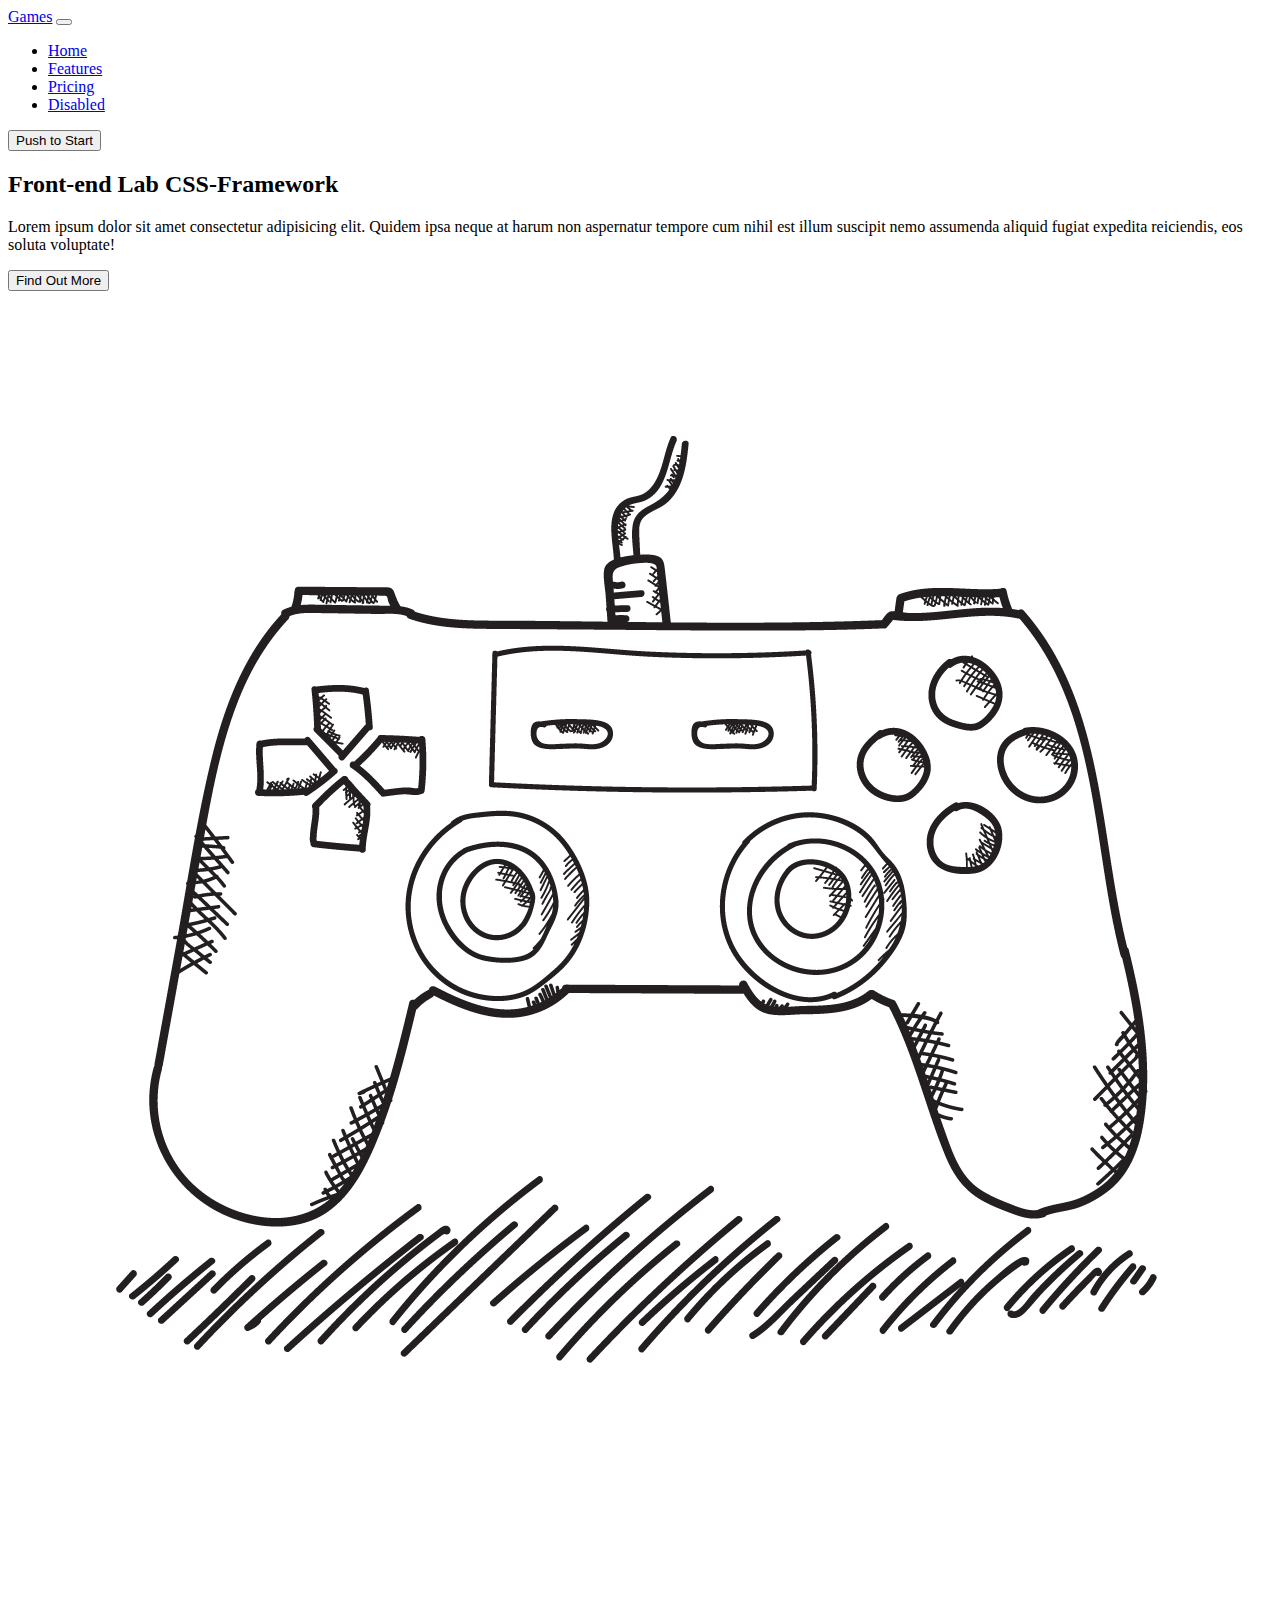
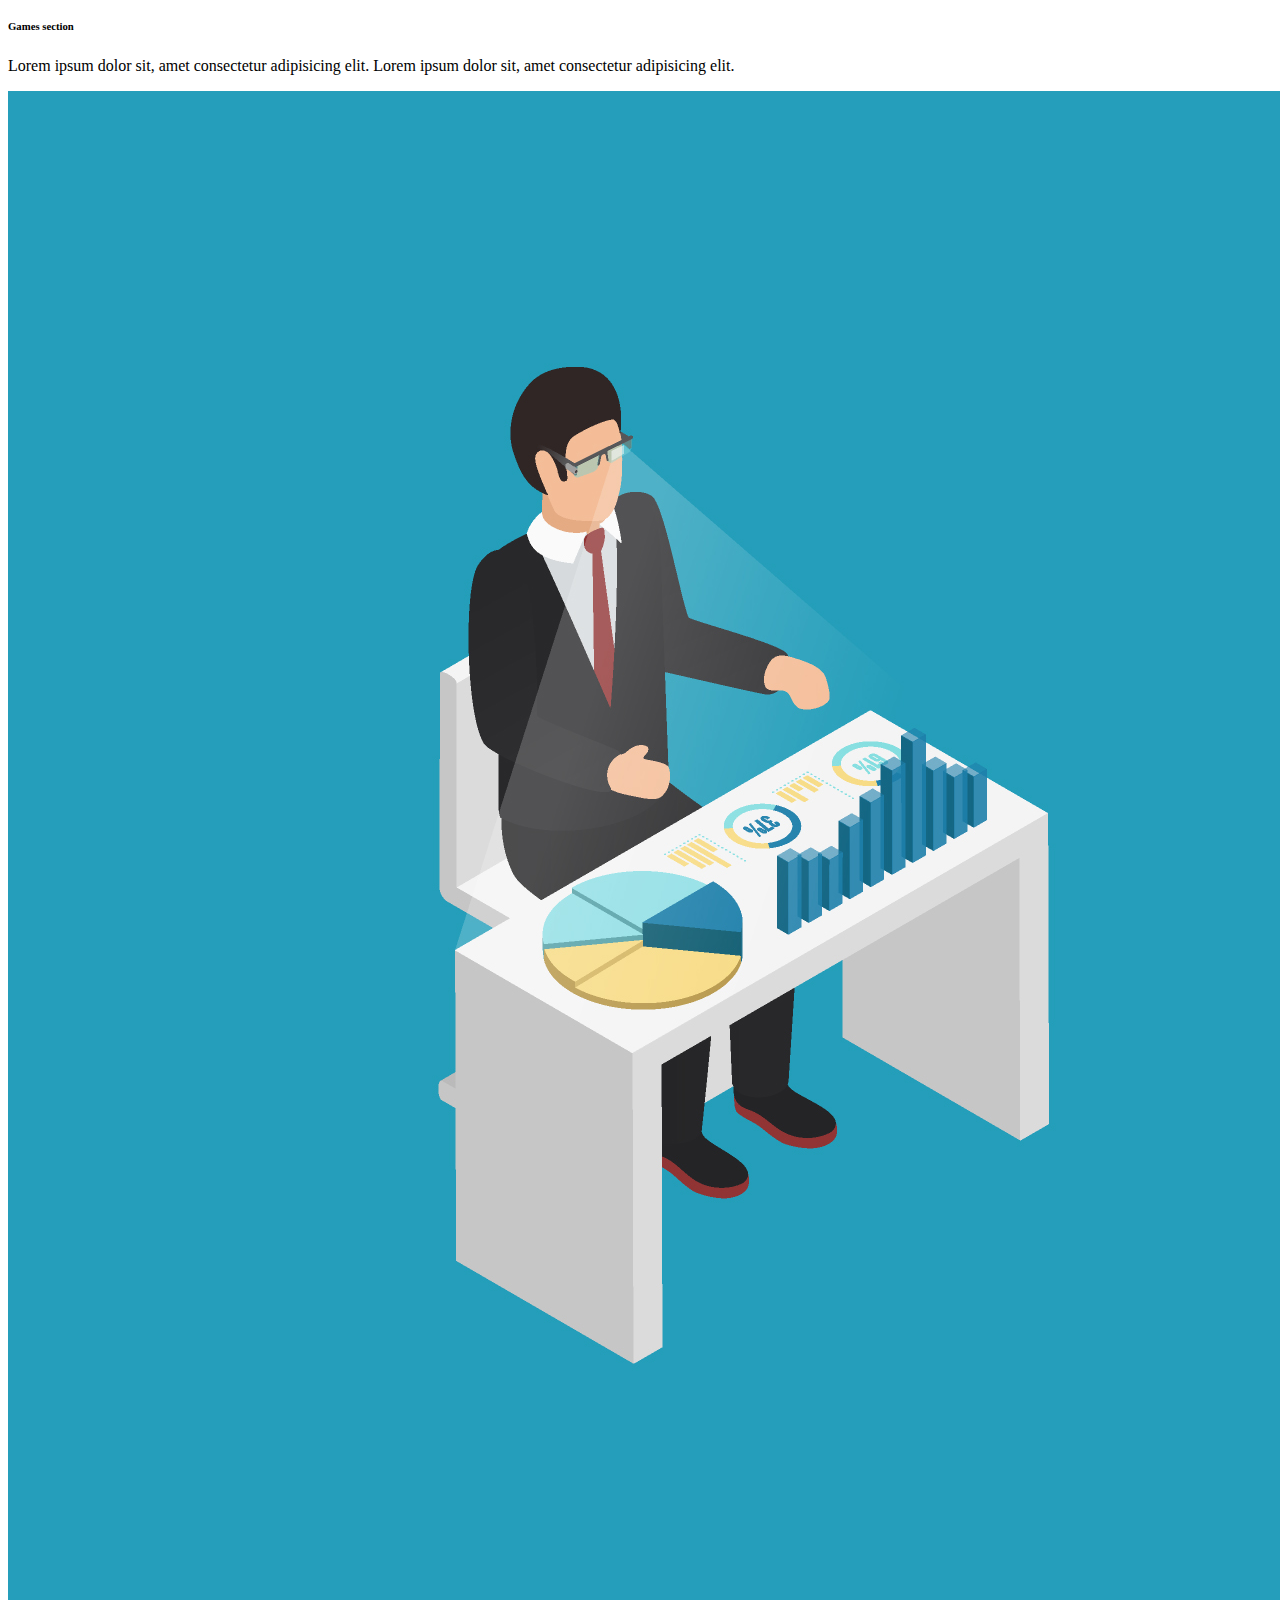
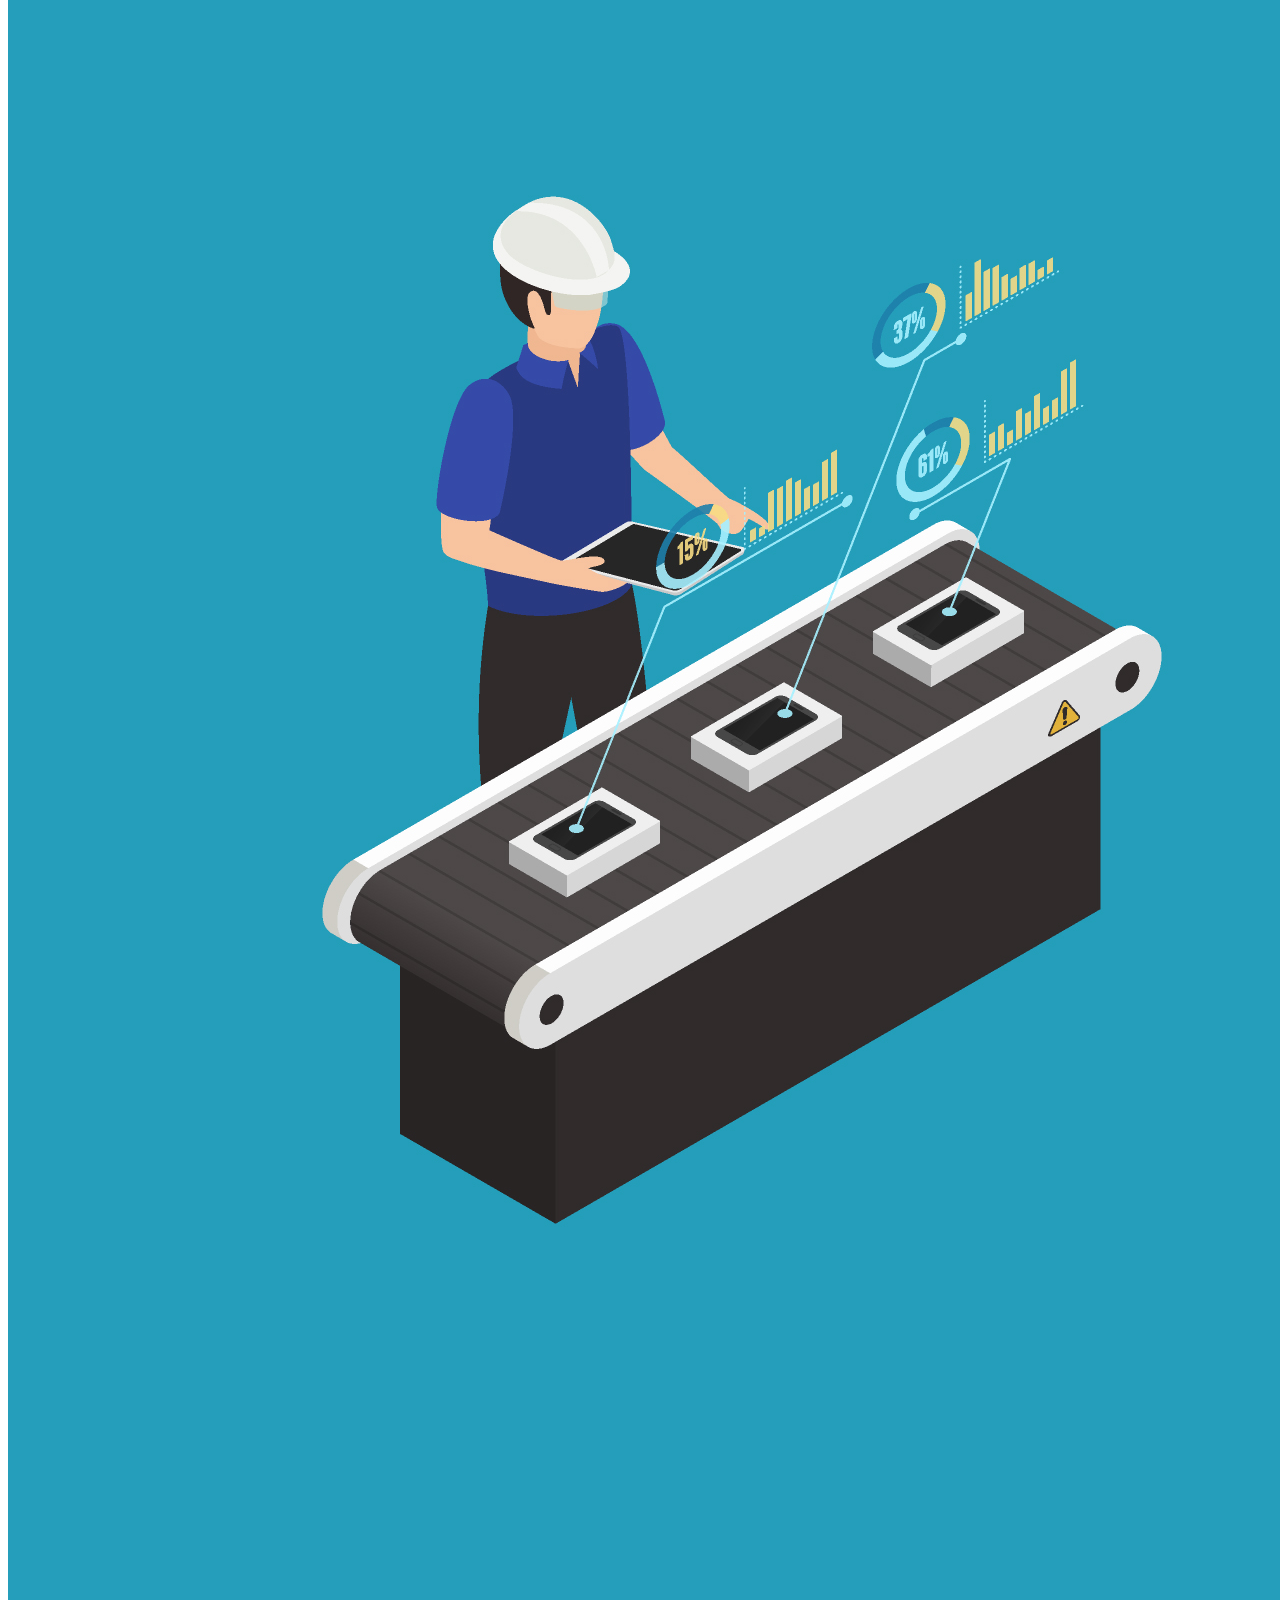
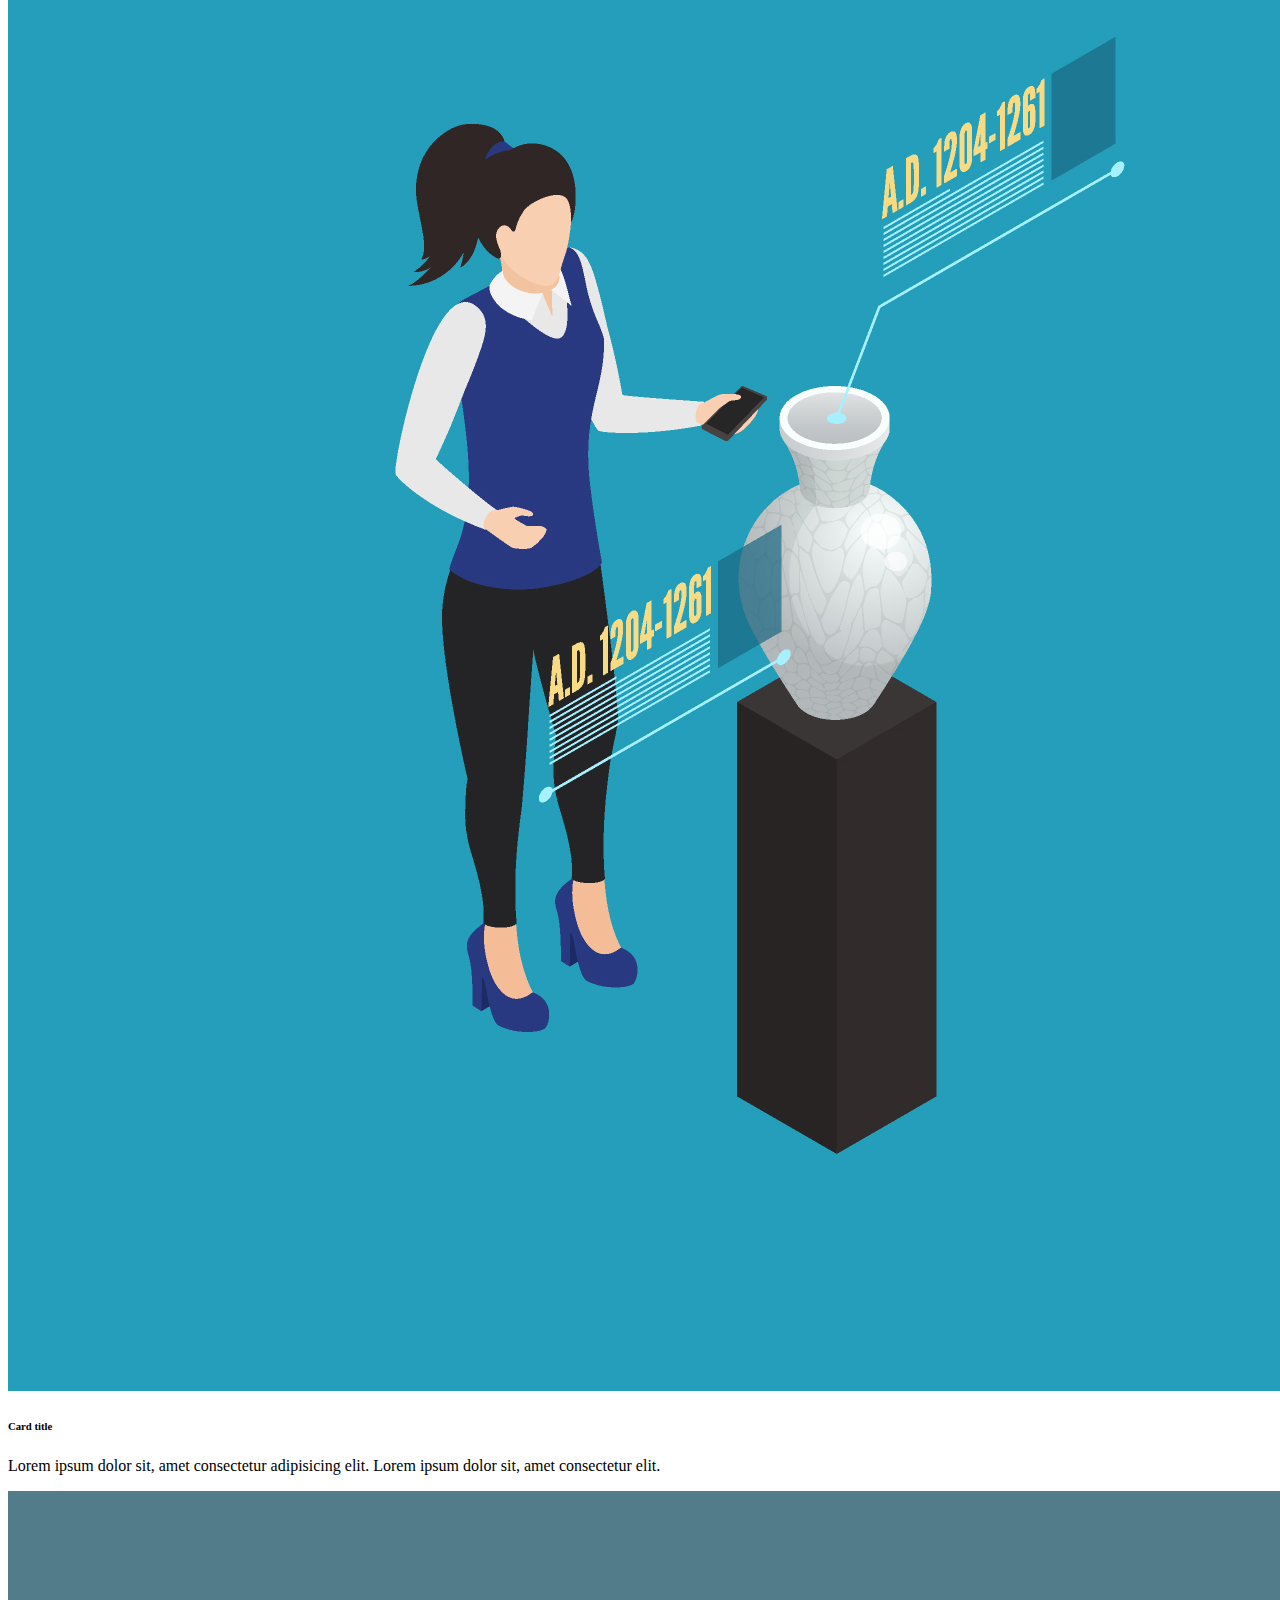
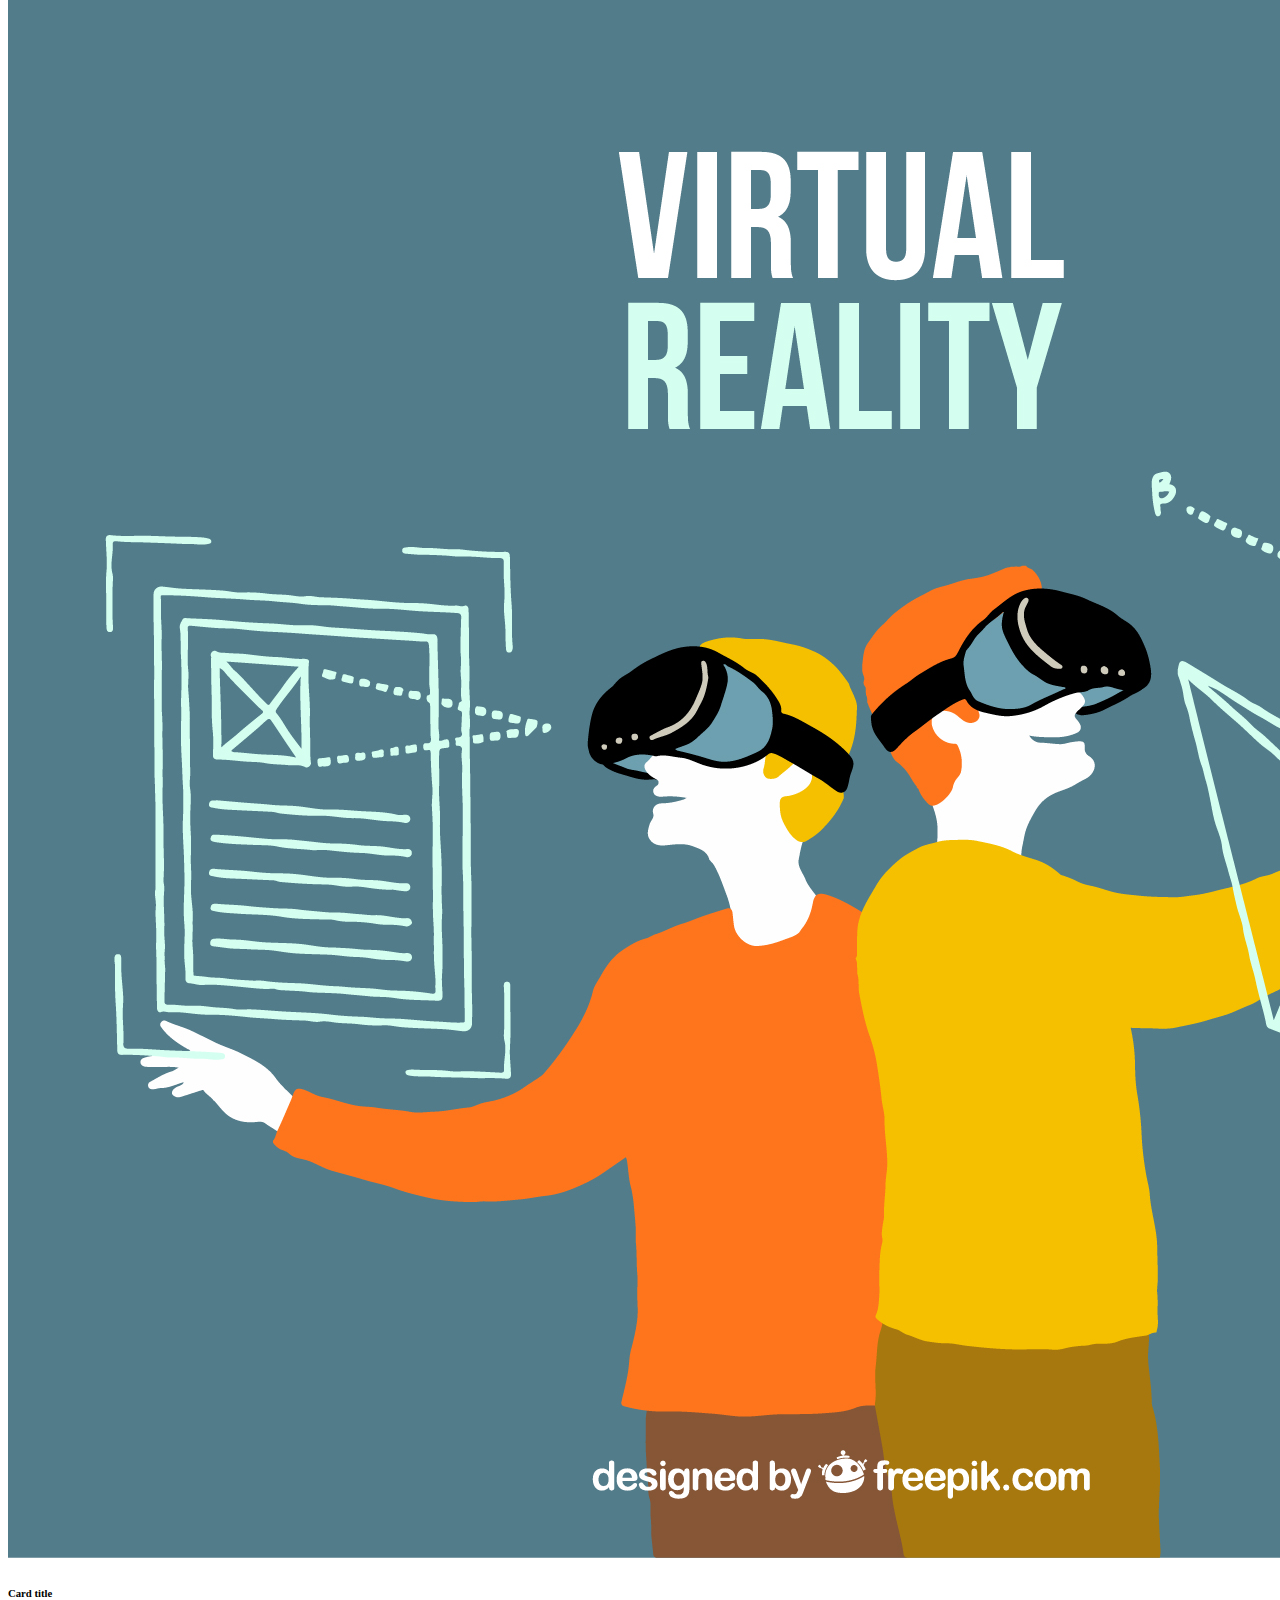
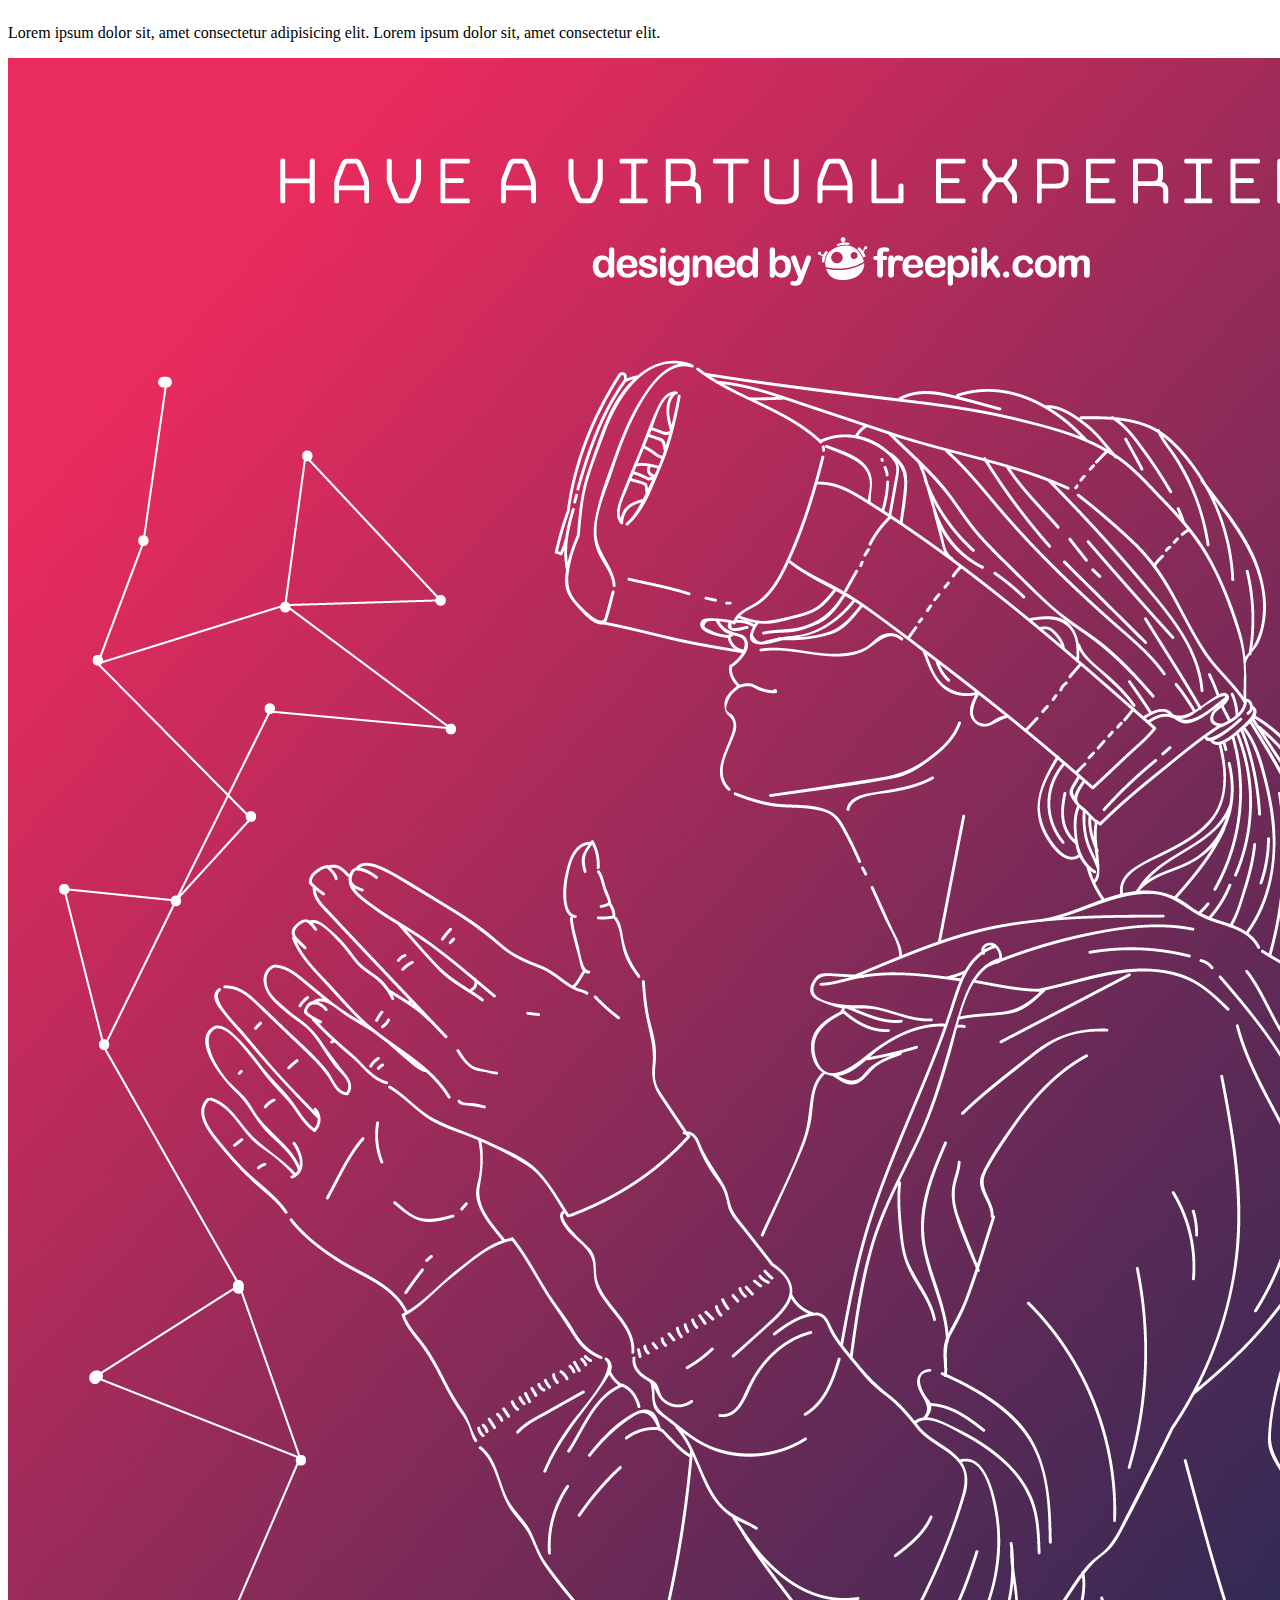
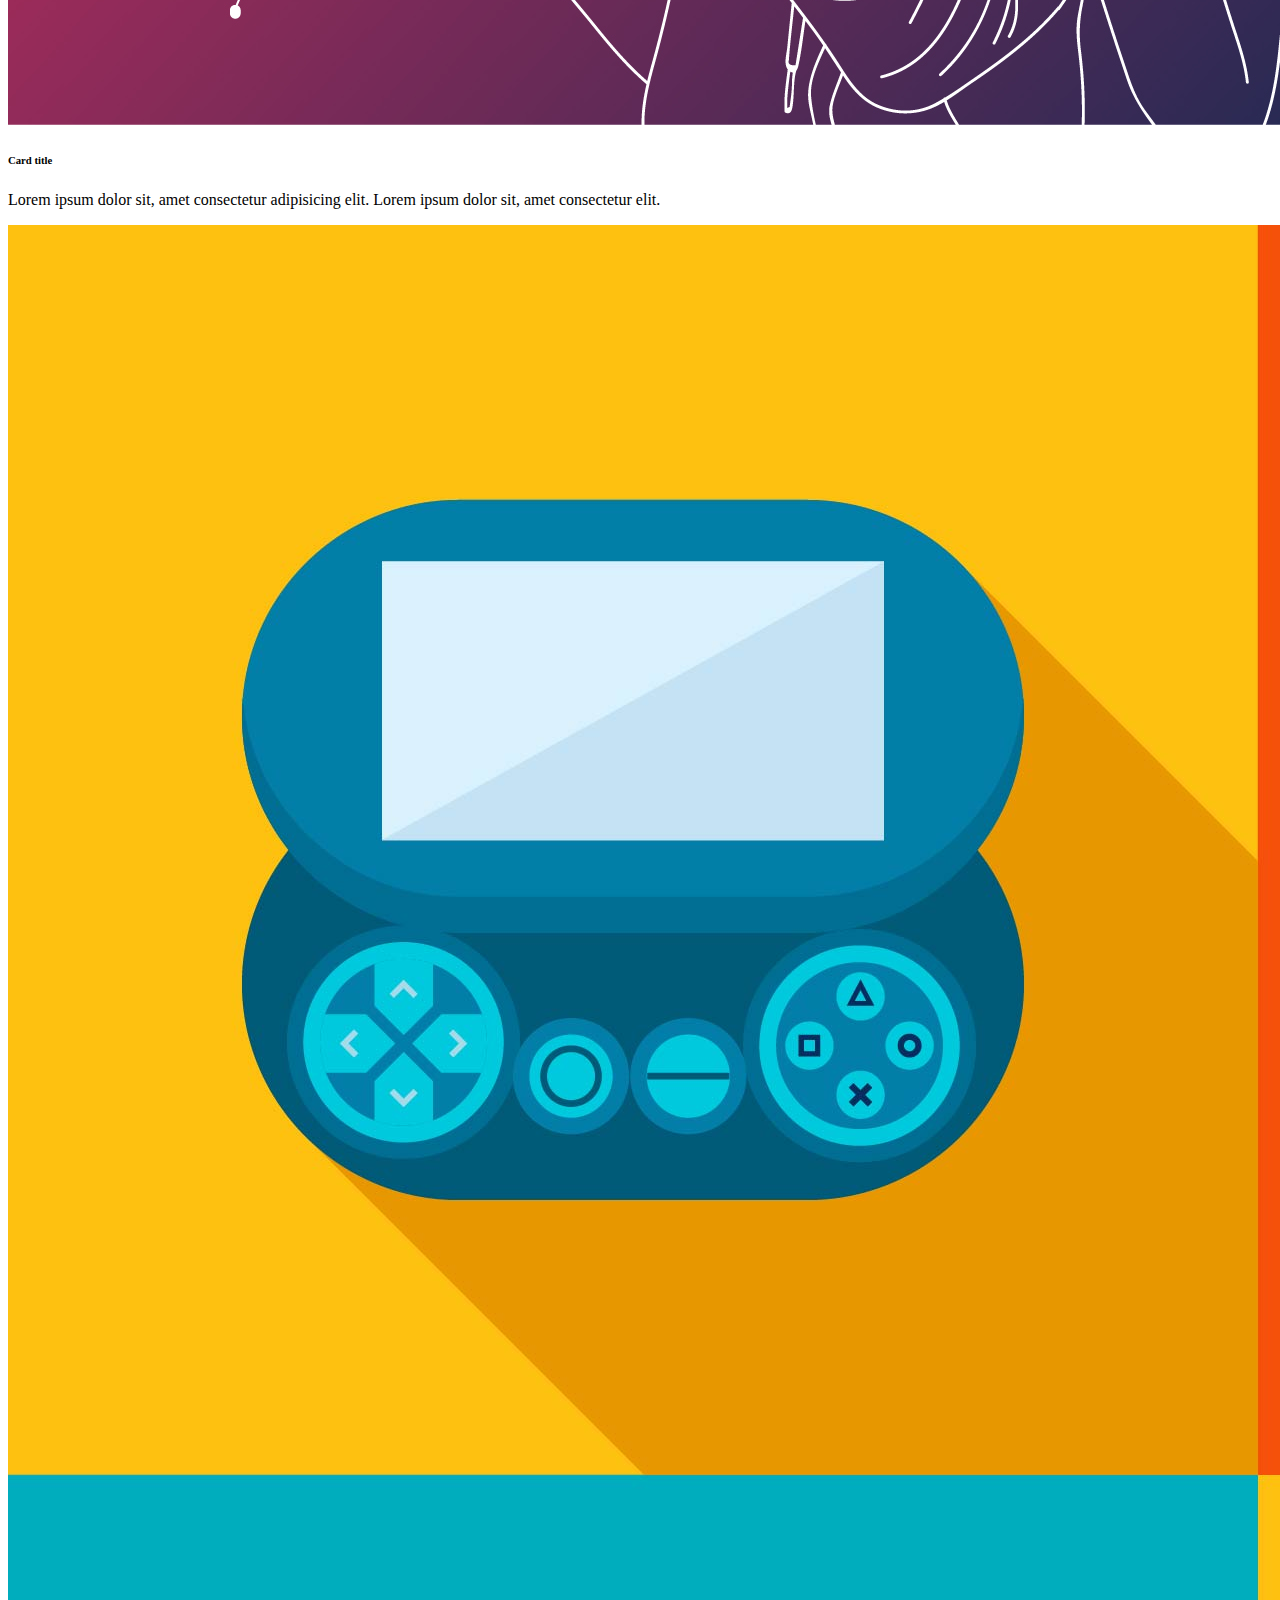
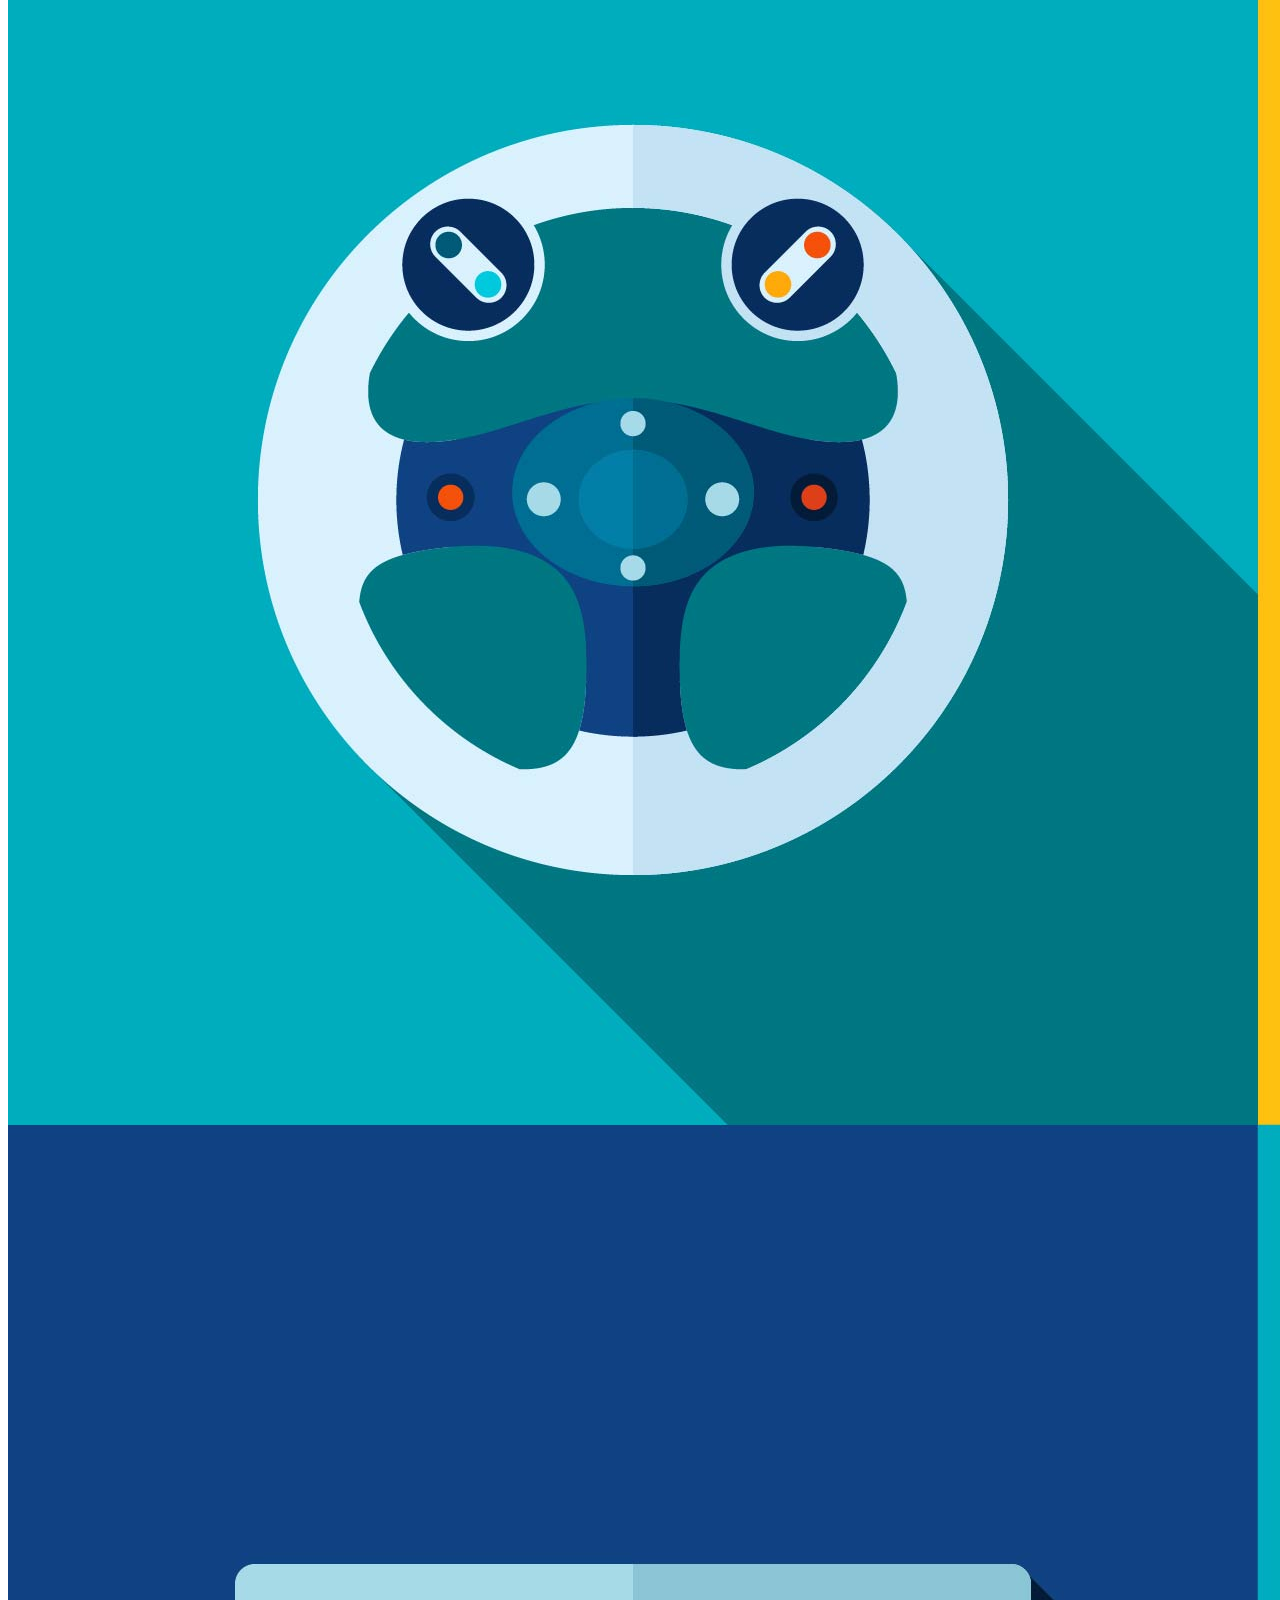
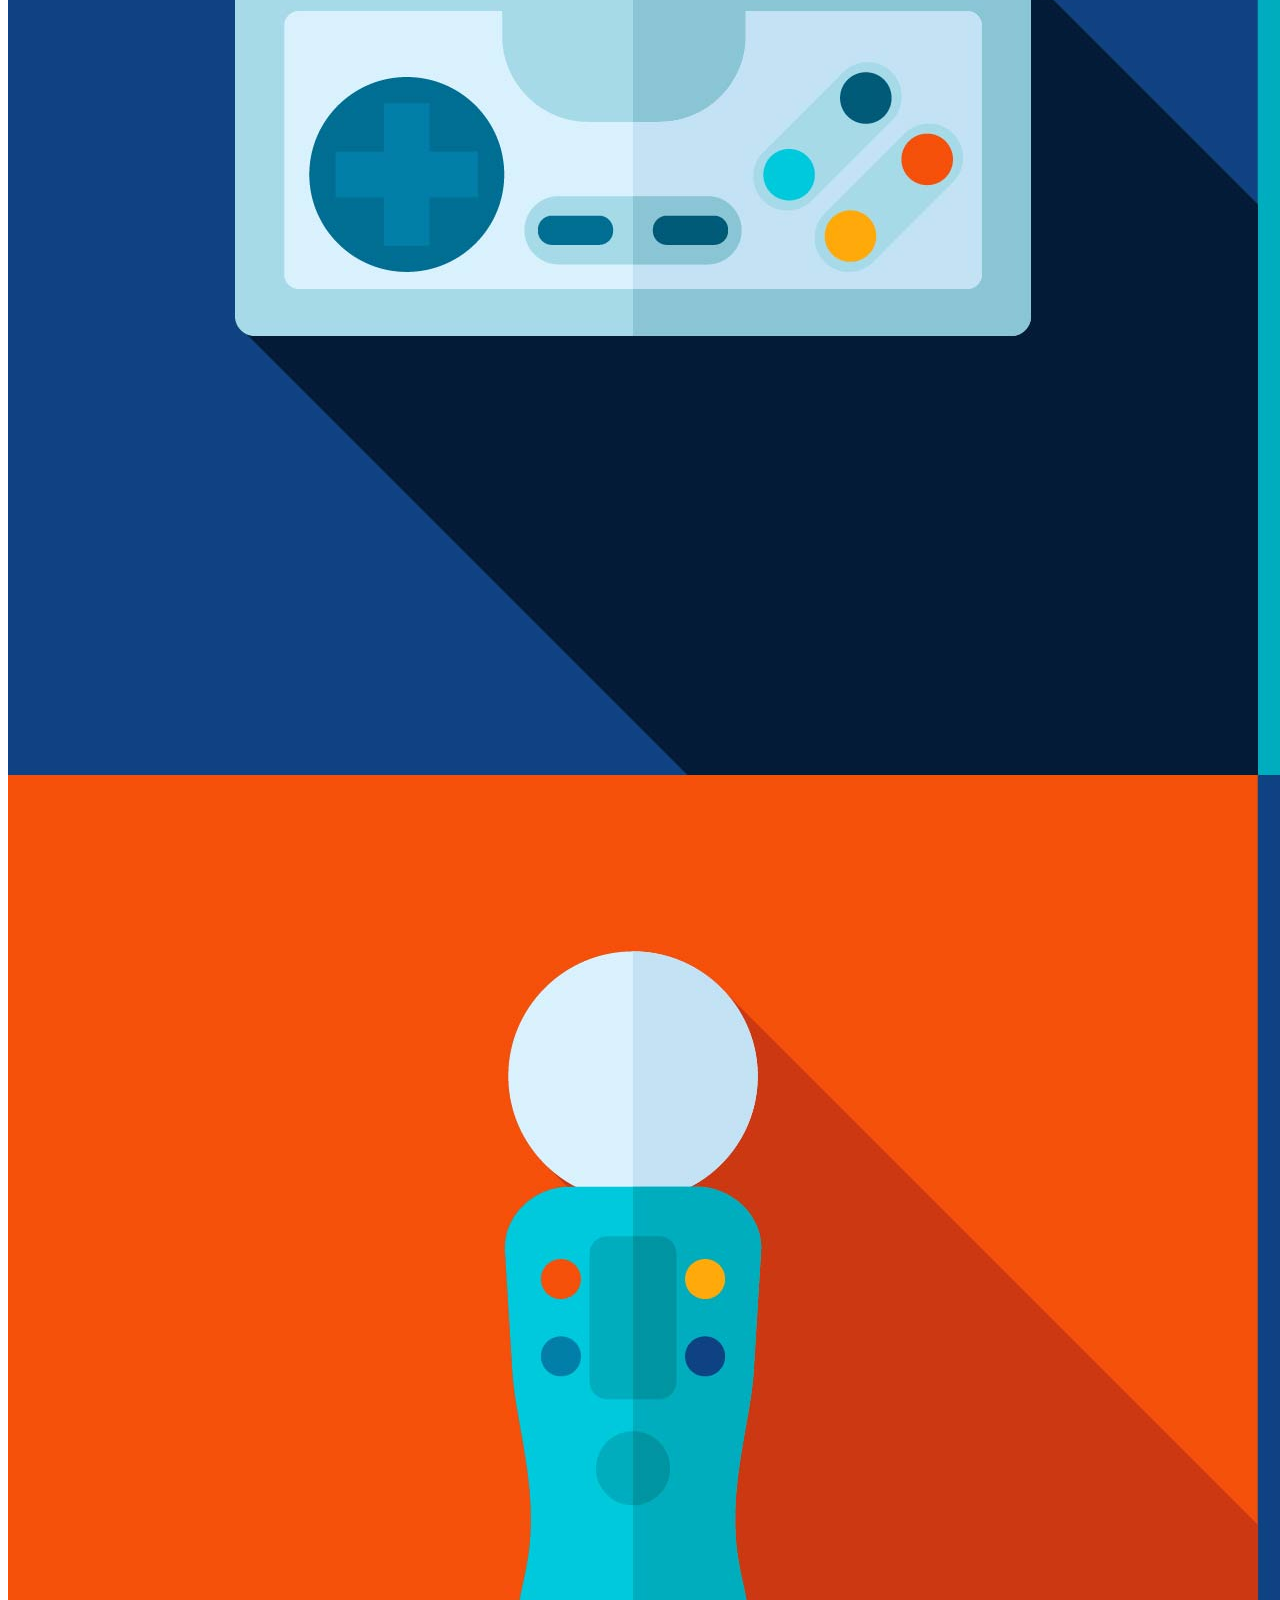
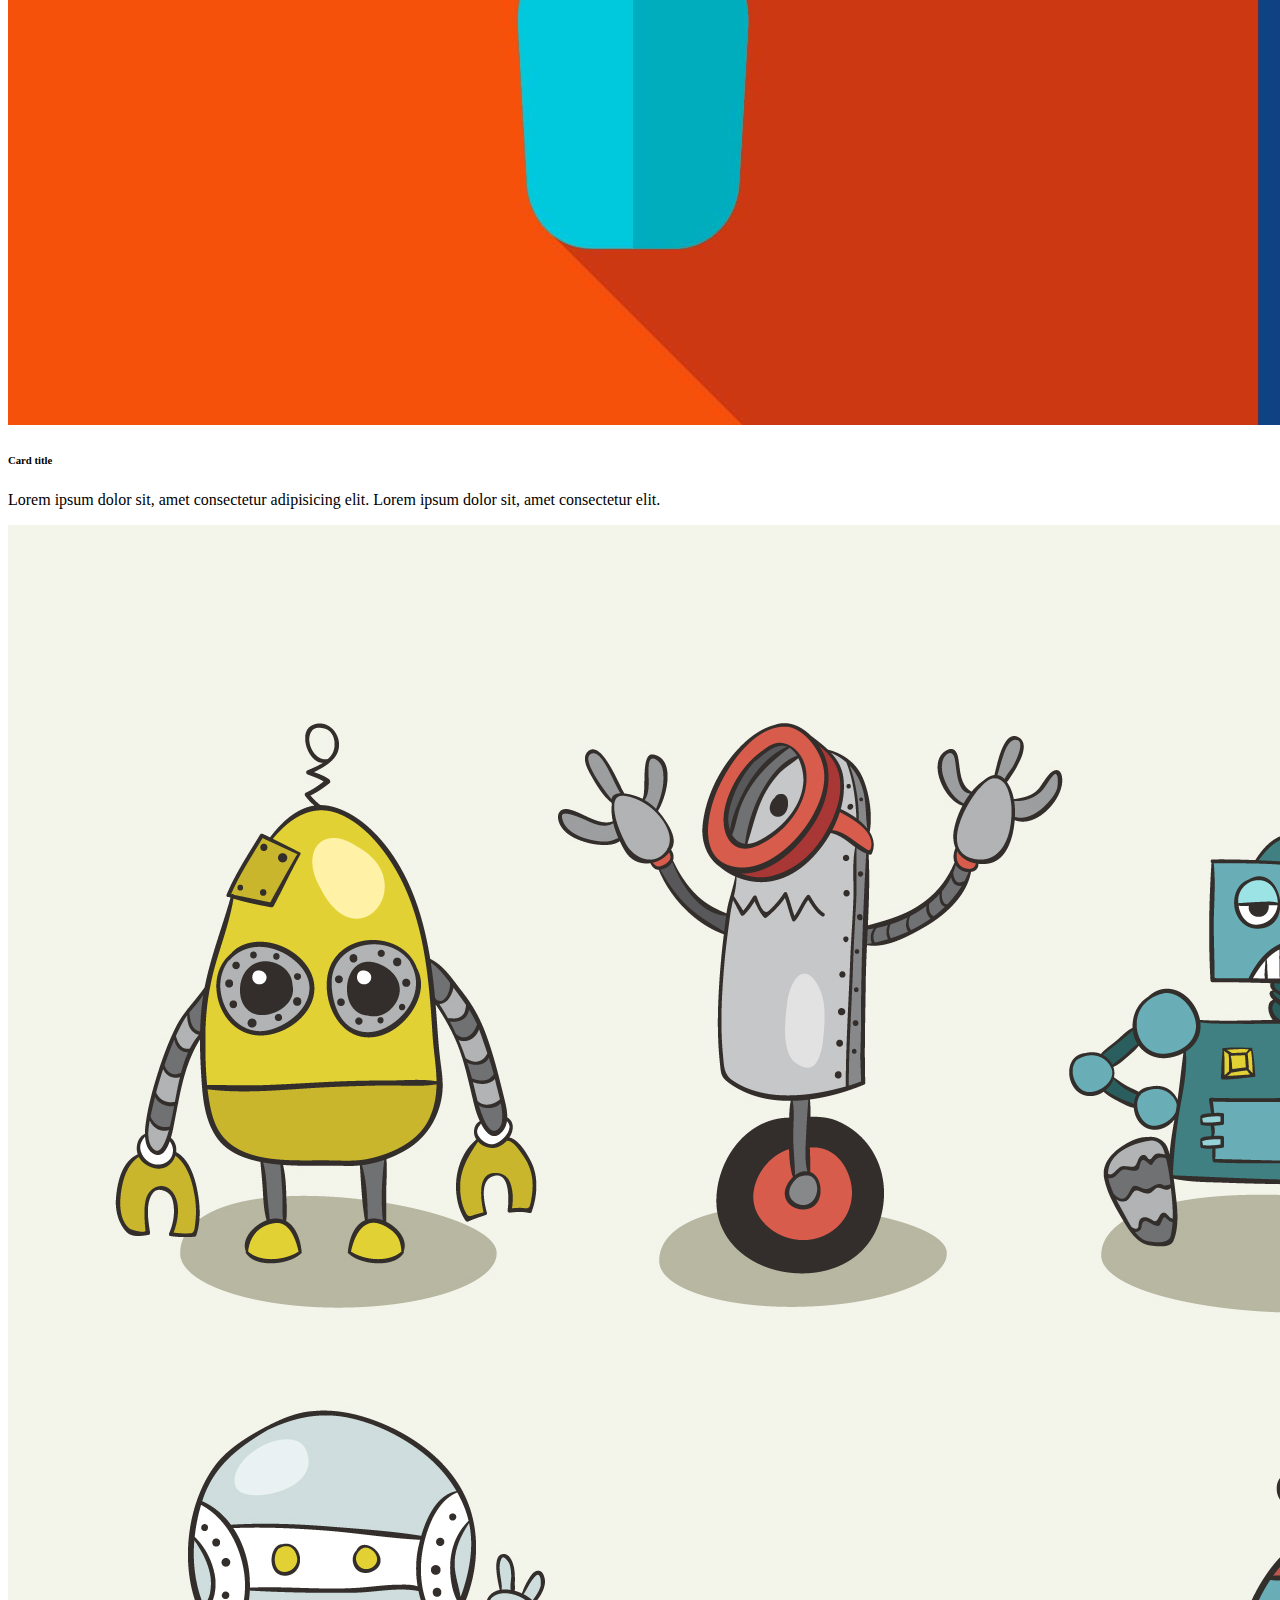
<file: Bootstrap/index.html>
<!DOCTYPE html>
<html lang="en">

<head>
  <meta charset="UTF-8">
  <meta http-equiv="X-UA-Compatible" content="IE=edge">
  <meta name="viewport" content="width=device-width, initial-scale=1.0">
  <link rel=" shortcut icon" href="https://w7.pngwing.com/pngs/199/143/png-transparent-black-controller-art-emoji-video-game-sms-game-game-multimedia-messaging-service-sticker.png">
  <title>Games</title>
  <link href="https://cdn.jsdelivr.net/npm/bootstrap@5.2.0-beta1/dist/css/bootstrap.min.css" rel="stylesheet"
    integrity="sha384-0evHe/X+R7YkIZDRvuzKMRqM+OrBnVFBL6DOitfPri4tjfHxaWutUpFmBp4vmVor" crossorigin="anonymous">
  <link rel="stylesheet" href="https://cdn.jsdelivr.net/npm/bootstrap-icons@1.8.3/font/bootstrap-icons.css">
</head>

<body class="bg-dark bg-gradient">
  <nav class="navbar navbar-expand-lg bg bg-white container">
    <div class="container-xxl px-5">
      <a class="navbar-brand fs-2" href="#">Games</a>
      <button class="navbar-toggler" type="button" data-bs-toggle="collapse" data-bs-target="#navbarSupportedContent"
        aria-controls="navbarSupportedContent" aria-expanded="false" aria-label="Toggle navigation">
        <span class="navbar-toggler-icon"></span>
      </button>
      <div class="collapse navbar-collapse me-auto" id="navbarSupportedContent">
        <ul class="navbar-nav me-auto col justify-content-center">
          <li class="nav-item">
            <a class="nav-link text-dark" href="#">Home</a>
          </li>
          <li class="nav-item">
            <a class="nav-link text-dark" href="#">Features</a>
          </li>
          <li class="nav-item">
            <a class="nav-link text-dark" href="#">Pricing</a>
          </li>
          <li class="nav-item">
            <a class="nav-link text-dark" href="#">Disabled</a>
          </li>
        </ul>
        <button type="button" class="btn btn-outline-dark">Push to Start</button>
      </div>
    </div>
  </nav>
  <div class="container bg-white">
    <div class="row align-items-center ms-5">
      <div class="col-md-6 pe-5 col-12 order-2 order-md-1 mb-3">
        <h2 class="mt-1">Front-end Lab CSS-Framework</h2>
        <p>Lorem ipsum dolor sit amet consectetur adipisicing elit. Quidem ipsa neque at harum non aspernatur tempore
          cum nihil est
          illum suscipit nemo assumenda aliquid fugiat expedita reiciendis, eos soluta voluptate!</p>
        <button type="button" class="btn btn-warning text-white">Find Out More</button>
      </div>
      <div class="col-md-6 col-12 order-1 order-md-2">
        <img src="../Bootstrap/assets/hero-5.jpg" class="img-fluid" alt="Gamepad">
      </div>
    </div>
  </div>
  <div class="container text-bg-secondary p-3 text-center px-5">
    <h6 class="fs-3 mb-3 mt-4">Games section</h6>
    <p class="ms-5 me-5">Lorem ipsum dolor sit, amet consectetur adipisicing elit. Lorem ipsum dolor sit, amet
      consectetur adipisicing elit.</p>
    <div class="row justify-content-center">
      <div class="col-md-4 col-sm-6 col-12 mb-3">
        <img src="../Bootstrap/assets/1.jpg" class="img-fluid" alt="Games  1">
        <h6 class="mt-3 mb-3">Card title</h6>
        <p class="mb-3">Lorem ipsum dolor sit, amet consectetur adipisicing elit. Lorem ipsum dolor sit, amet
          consectetur elit.</p>
      </div>
      <div class="col-md-4 col-sm-6 col-12 mb-3">
        <img src="../Bootstrap/assets/2.jpg" class="img-fluid" alt="Games  2">
        <h6 class="mt-3 mb-3">Card title</h6>
        <p class="mb-3">Lorem ipsum dolor sit, amet consectetur adipisicing elit. Lorem ipsum dolor sit, amet
          consectetur elit.</p>
      </div>
      <div class="col-md-4 col-sm-6 col-12 mb-3">
        <img src="../Bootstrap/assets/3.jpg" class="img-fluid" alt="Games  3">
        <h6 class="mt-3 mb-3">Card title</h6>
        <p class="mb-3">Lorem ipsum dolor sit, amet consectetur adipisicing elit. Lorem ipsum dolor sit, amet
          consectetur elit.</p>
      </div>
      <div class="col-md-4 col-sm-6 col-12 mb-3">
        <img src="../Bootstrap/assets/4.jpg" class="img-fluid" alt="Games  4">
        <h6 class="mt-3 mb-3">Card title</h6>
        <p class="mb-3">Lorem ipsum dolor sit, amet consectetur adipisicing elit. Lorem ipsum dolor sit, amet
          consectetur elit.</p>
      </div>
      <div class="col-md-4 col-sm-6 col-12 mb-3">
        <img src="../Bootstrap/assets/5.jpg" class="img-fluid" alt="Games  5">
        <h6 class="mt-3 mb-3">Card title</h6>
        <p class="mb-3">Lorem ipsum dolor sit, amet consectetur adipisicing elit. Lorem ipsum dolor sit, amet
          consectetur elit.</p>
      </div>
      <div class="col-md-4 col-sm-6 col-12 mb-3">
        <img src="../Bootstrap/assets/6.jpg" class="img-fluid" alt="Games  6">
        <h6 class="mt-3 mb-3">Card title</h6>
        <p class="mb-3">Lorem ipsum dolor sit, amet consectetur adipisicing elit. Lorem ipsum dolor sit, amet
          consectetur elit.</p>
      </div>
    </div>
  </div>
  <div class="container p-3 text-center bg-white">
    <h6 class="fs-3 mb-3 mt-4">Games section</h6>
    <p class="ms-5 me-5">Lorem ipsum dolor sit, amet consectetur adipisicing elit.</p>
    <div class="row justify-content-center">
      <div class="col-md-4 col-sm-12 mb-5">
        <img src="../Bootstrap/assets/7.jpg" class="img-fluid shadow" alt="Games  7">
        <h6 class="mt-3 mb-3">Card title</h6>
        <p class="mb-3">Lorem ipsum dolor sit, amet consectetur adipisicing elit. Lorem ipsum dolor sit, amet
          consectetur elit.</p>
      </div>
      <div class="col-md-4 col-sm-12 mb-5">
        <img src="../Bootstrap/assets/8.jpg" class="img-fluid shadow" alt="Games  8">
        <h6 class="mt-3 mb-3">Card title</h6>
        <p class="mb-3">Lorem ipsum dolor sit, amet consectetur adipisicing elit. Lorem ipsum dolor sit, amet
          consectetur elit.</p>
      </div>
    </div>
    <div class="row justify-content-center">
      <div class="col-md-4 col-sm-12 mb-5">
        <img src="../Bootstrap/assets/9.jpg" class="img-fluid shadow" alt="Games  9">
        <h6 class="mt-3 mb-3">Card title</h6>
        <p class="mb-3">Lorem ipsum dolor sit, amet consectetur adipisicing elit. Lorem ipsum dolor sit, amet
          consectetur elit.</p>
      </div>
      <div class="col-md-4 col-sm-12 mb-5">
        <img src="../Bootstrap/assets/10.jpg" class="img-fluid shadow" alt="Games  10">
        <h6 class="mt-3 mb-3">Card title</h6>
        <p class="mb-3">Lorem ipsum dolor sit, amet consectetur adipisicing elit. Lorem ipsum dolor sit, amet
          consectetur elit.</p>
      </div>
    </div>
    <div class="row justify-content-center">
      <div class="col-md-4 col-sm-12 mb-5">
        <img src="../Bootstrap/assets/11.jpg" class="img-fluid shadow" alt="Games  11">
        <h6 class="mt-3 mb-3">Card title</h6>
        <p class="mb-3">Lorem ipsum dolor sit, amet consectetur adipisicing elit. Lorem ipsum dolor sit, amet
          consectetur elit.</p>
      </div>
      <div class="col-md-4 col-sm-12 mb-5">
        <img src="../Bootstrap/assets/12.jpg" class="img-fluid shadow" alt="Games  12">
        <h6 class="mt-3 mb-3">Card title</h6>
        <p class="mb-3">Lorem ipsum dolor sit, amet consectetur adipisicing elit. Lorem ipsum dolor sit, amet
          consectetur elit.</p>
      </div>
    </div>
  </div>
  <div class="container text-bg-secondary">
    <div class="row justify-content-center pt-5">
      <div class="col-md-4 col-sm-12">
        <div class="row">
          <p>Subscribe</p>
        </div>
        <div class="row pt-3">
          <p>Lorem ipsum dolor sit, amet consectetur adipisicing elit, amet consectetur elit.</p>
        </div>
      </div>
      <div class="col-md-4 col-sm-12">
        <div class="row">
          <input type="email" class="form-control" id="exampleInputEmail1" aria-describedby="emailHelp"
            placeholder="Email Address">
        </div>
        <div class="row pt-3">
          <button type="button" class="btn btn-outline-warning">Subscribe</button>
        </div>
      </div>
      <p class="text-center pb-4 pt-4">&#169; 2022 Front-End Lab</p>
    </div>
    
    <script src="https://cdn.jsdelivr.net/npm/bootstrap@5.2.0-beta1/dist/js/bootstrap.bundle.min.js"
      integrity="sha384-pprn3073KE6tl6bjs2QrFaJGz5/SUsLqktiwsUTF55Jfv3qYSDhgCecCxMW52nD2"
      crossorigin="anonymous"></script>
</body>

</html>
</file>
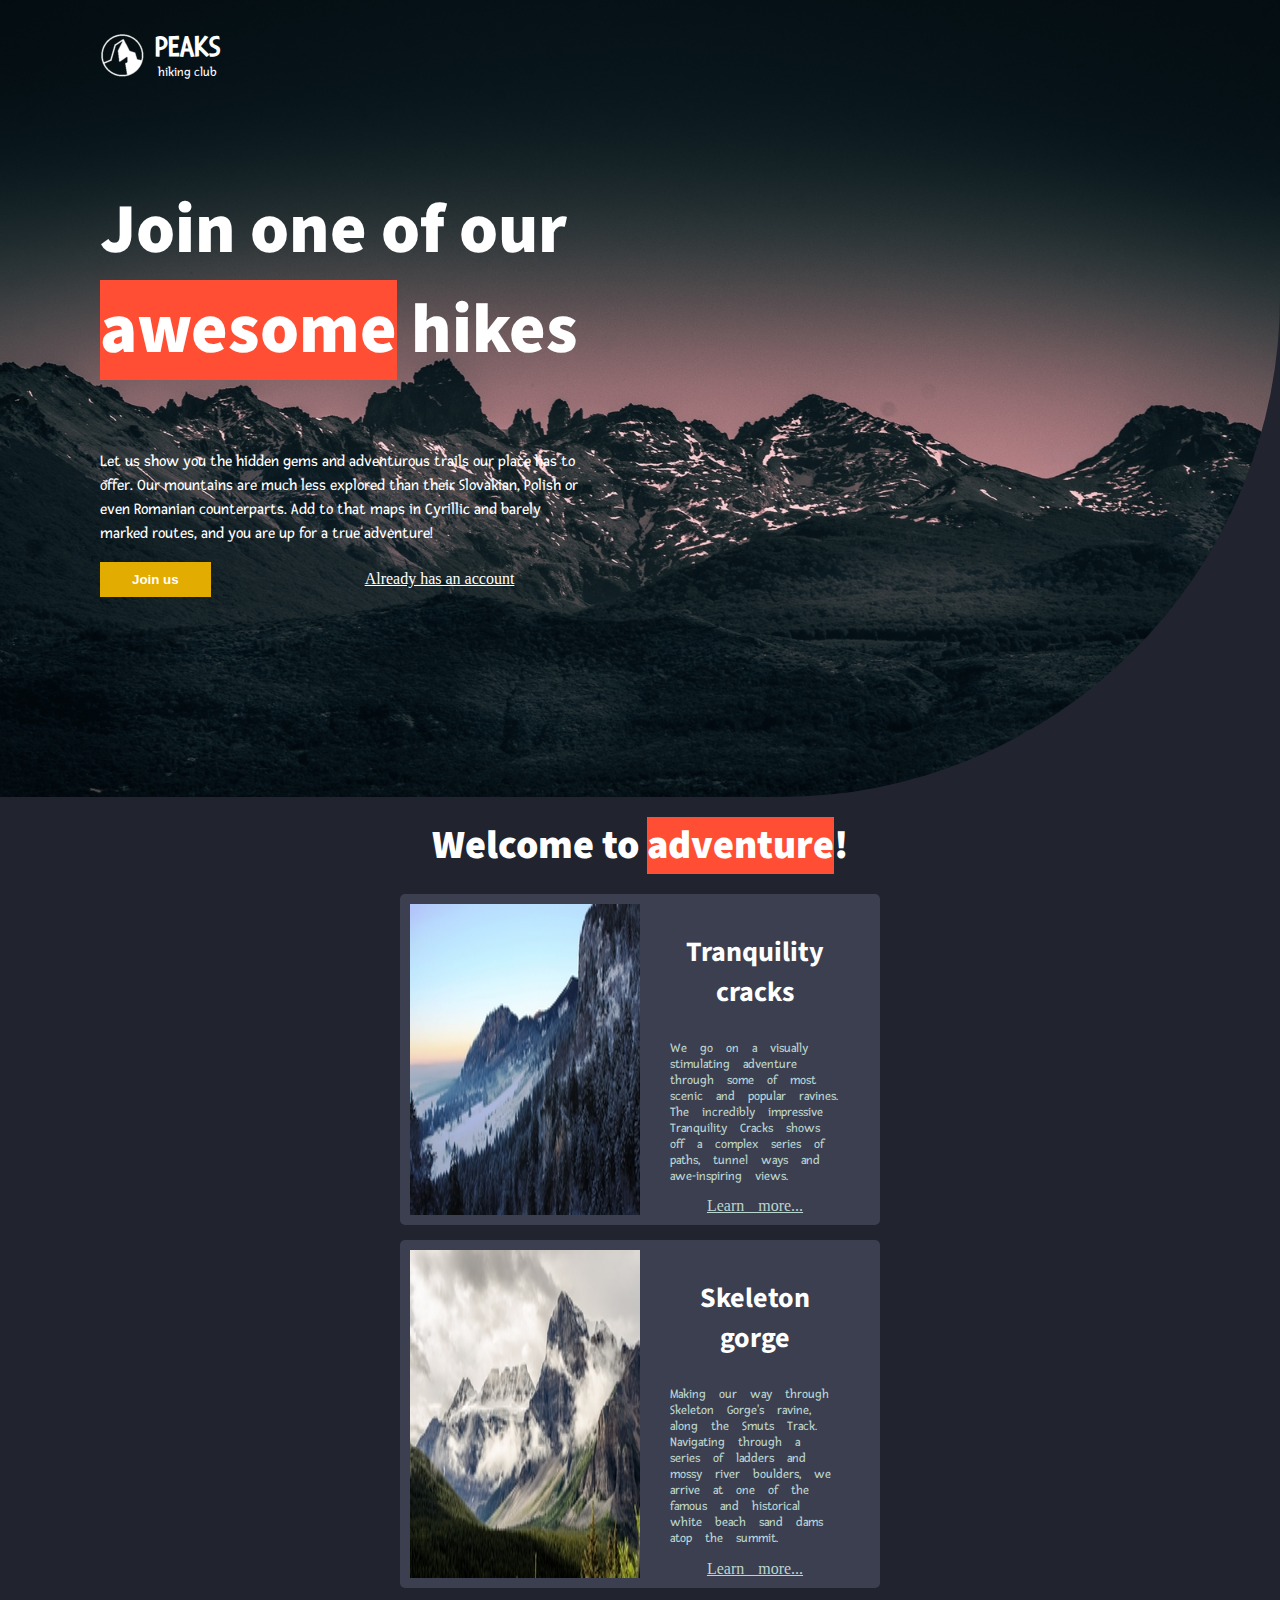
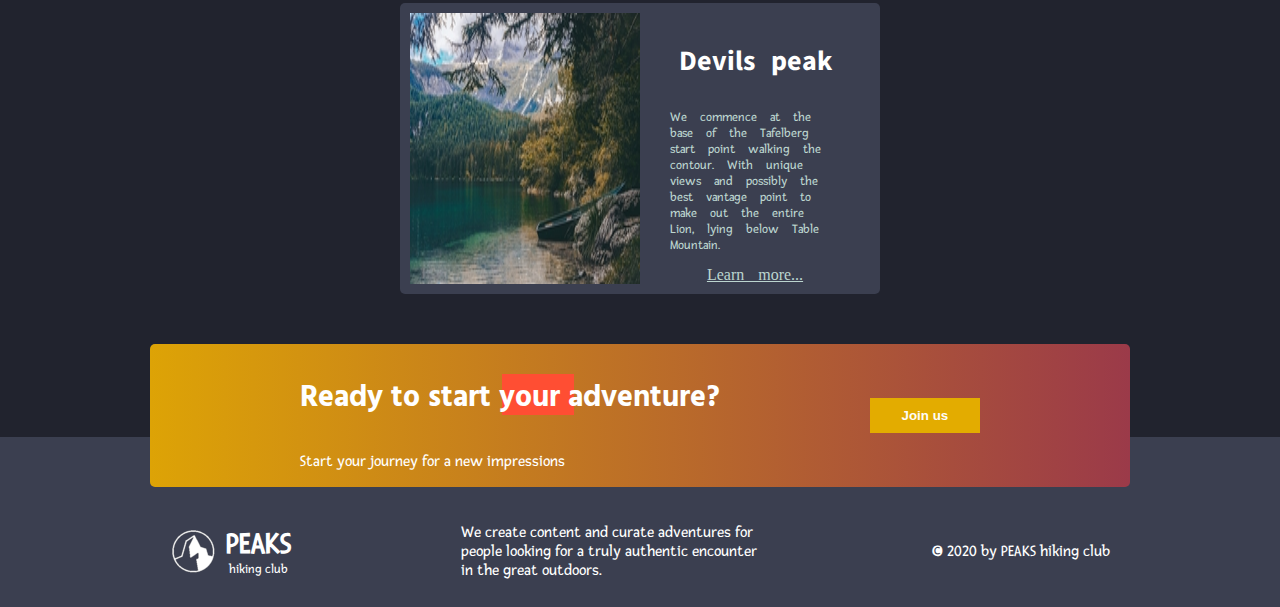
<file: FL13_HW3/homework/index.html>
<!DOCTYPE html>
<html lang="en">

<head>
    <meta charset="UTF-8">
    <meta name="viewport" content="width=device-width, initial-scale=1.0">
    <meta http-equiv="X-UA-Compatible" content="ie=edge">
    <link href="https://fonts.googleapis.com/css?family=Hind:400,600%7CSource+Sans+Pro:400,600,700%7CFresca"
          rel="stylesheet"/>
          

    <!-- Styles should be switched here: -->

    <link rel="stylesheet" type="text/css" href="css/style1.css">
    <!--     <link rel="stylesheet" type="text/css" href="css/style2.css">-->

    <title>PEAKS hiking club</title>
</head>

<body>
<header class="header">
    <div class="header-wrap">
        <div class="landing-logo">
            <img src="img/m-logo.png" alt="logo"/>
            <p>PEAKS<span>hiking club</span></p>
        </div>
        <div class="header_heading">
            <p> Join one of our <span>awesome</span> hikes</p> 
        </div>
        <p class="header_text">
            Let us show you the hidden gems and adventurous trails our place has to offer.
            Our mountains are much less explored than their Slovakian,
            Polish or even Romanian counterparts. Add to that maps in Cyrillic and barely marked routes,
            and you are up for a true adventure!
        </p>
        <div>
            <button class="header_button">Join us</button>
            <a href="#" class="login">Already has an account</a>
        </div>
    </div>
</header>
<main class="section">
    <p class="section_text">
        Welcome to <mark>adventure</mark>!
    </p>
    <div class="section_card_wrap">
        <div class="section_card">
            <img class="section_card_img"
                 src="img/m-1.jpg"
                 alt="experts"/>
            <div class="section_card_right_container">
                <p class="section_card_heading">
                    Tranquility cracks
                </p>
                <p class="section_card_text">
                    We go on a visually stimulating adventure through some of most scenic and popular ravines.
                    The incredibly impressive Tranquility Cracks shows off a complex series of paths, tunnel ways and
                    awe-inspiring views.
                </p>
                <a href="#" class="section_link">Learn more...</a>
            </div>
        </div>
        <div class="section_card">
            <img class="section_card_img"
                 src="img/m-2.jpg"
                 alt="content formats"/>
            <div class="section_card_right_container">
                <p class="section_card_heading">
                    Skeleton gorge
                </p>
                <p class="section_card_text">
                    Making our way through Skeleton Gorge's ravine, along the Smuts Track.
                    Navigating through a series of ladders and mossy river boulders, we arrive at one of the famous and
                    historical white beach sand dams atop the summit.
                </p>
                <a href="#" class="section_link">Learn more...</a>
            </div>
        </div>
        <div class="section_card">
            <img class="section_card_img"
                 src="img/m-3.jpg"
                 alt="certificate"/>
            <div class="section_card_right_container">
                <p class="section_card_heading">
                    Devils peak
                </p>
                <p class="section_card_text">
                    We commence at the base of the Tafelberg start point walking the contour.
                    With unique views and possibly the best vantage point to make out the entire Lion, lying below Table
                    Mountain.
                </p>
                <a href="#" class="section_link">Learn more...</a>
            </div>
        </div>
    </div>
    <div class="section_banner">
        <div class="section_banner_text_wrap">
            <p class="section_banner_heading">
                Ready to start your adventure?
            </p>
            <p class="section_banner_text">
                Start your journey for a new impressions
            </p>
        </div>
        <button class="section_banner_button">Join us</button>
    </div>
</main>
<footer class="footer">
    <div class="footer-wrap">
        <div class="footer_logo landing-logo">
            <img src="img/m-logo.png" alt="logo"/>
            <p>PEAKS<span>hiking club</span></p>
        </div>
        <p class="footer_text">
            We create content and curate adventures for people looking for a truly authentic encounter in the great
            outdoors.
        </p>
        <span class="footer-cr">
          &copy; 2020 by PEAKS hiking club
        </span>
    </div>
</footer>
</body>

</html>
</file>
<file: FL13_HW3/homework/css/style1.css>
.header_button {
  border: 1px;
  padding: 10px 32px;
  font-weight: 600;
  background-color: #e3ac00;
  color: #fefcf9; }

.section_banner_button {
  border: 1px;
  padding: 10px 32px;
  font-weight: 600;
  background-color: #e3ac00;
  color: #fefcf9; }

.header-wrap,
.section_text,
.section_banner_heading {
  color: #ffffff; }

a {
  color: white; }

header {
  background-image: url("../img/m-h-night.jpg");
  background-size: cover;
  padding-bottom: 200px;
  border-bottom-right-radius: 500px; }

.section {
  text-align: center; }

.section_card {
  display: flex;
  max-width: 800px;
  margin: 15px 400px 0px 400px; }

body {
  margin: 0px;
  background-color: #21232e; }

.section_card {
  padding: 10px;
  background-color: #3b3f50; }
  .section_card {
    border-radius: 5px; }

.section_card_right_container {
  padding: 0px 30px 0px 30px;
  word-spacing: 10px; }

.section_link, .section_card_right_container {
  color: #bcd5cf; }

.section_card_heading {
  font-size: 28px;
  font-weight: bold;
  font-family: 'Source Sans Pro', sans-serif;
  color: white; }

.section_card_text {
  font-family: "Fresca", sans-serif;
  font-weight: 100;
  text-align: left;
  font-size: smaller; }

.section_text {
  font-family: 'Source Sans Pro', sans-serif;
  font-weight: 900;
  font-size: 40px;
  margin: 20px; }
  .section_text mark {
    background-color: #ff4e33;
    color: #ffffff; }

.landing-logo {
  display: flex;
  align-items: center; }
  .landing-logo p {
    padding-left: 10px;
    display: flex;
    flex-direction: column;
    font-weight: bold;
    font-family: "Fresca", sans-serif;
    font-size: 30px; }
    .landing-logo p span {
      font-weight: lighter;
      font-size: small;
      text-align: center; }

.header_heading {
  max-width: 600px;
  font-size: 70px;
  font-family: 'Source Sans Pro', sans-serif;
  font-weight: 850; }
  .header_heading span {
    background-color: #ff4e33; }

.header-wrap {
  margin-left: 100px; }

.header_text {
  margin-right: 700px;
  text-align: start;
  line-height: 1.5;
  font-family: "Fresca", sans-serif; }

.section_banner {
  background: linear-gradient(to right, #dda306, #9b3a49);
  border-radius: 5px; }

.section_banner {
  position: relative;
  top: 50px;
  margin-left: 150px;
  margin-right: 150px;
  display: flex;
  align-items: center;
  justify-content: space-evenly; }
  .section_banner .section_banner_heading {
    font-size: 30px;
    font-family: 'Hind', sans-serif;
    font-weight: 700;
    position: relative; }
  .section_banner .section_banner_text {
    text-align: left;
    font-family: "Fresca", sans-serif;
    color: white; }
  .section_banner .section_banner_text_wrap::before {
    width: 72px;
    height: 41px;
    background-color: #ff4e33;
    position: absolute;
    content: '';
    left: 352px;
    top: 30px; }

.footer-wrap {
  background-color: #3b3f50;
  display: flex;
  flex-direction: row;
  justify-content: space-evenly;
  padding-top: 60px;
  color: white; }
  .footer-wrap p {
    display: inline-flex;
    align-items: center;
    text-align: left;
    max-width: 300px; }
  .footer-wrap span {
    display: inline-flex;
    align-items: center; }

.footer_text, .footer-cr {
  font-family: "Fresca", sans-serif; }

.landing-logo {
  font-family: "Fresca", sans-serif; }

a.login {
  margin-left: 150px; }
</file>
<file: FL13_HW3/homework/css/style2.css>
.header_button {
  border: 1px;
  padding: 10px 32px;
  font-weight: 600;
  background-color: #699900;
  color: #fefcf9; }

.section_banner_button {
  border: 1px;
  padding: 10px 32px;
  font-weight: 600;
  background-color: #699900;
  color: #fefcf9; }

.header-wrap,
.section_text,
.section_banner_heading {
  color: #2c2f3c; }

a {
  color: white; }

header {
  background-image: url("../img/m-h-day.jpg");
  background-size: cover;
  padding-bottom: 200px;
  border-bottom-right-radius: 500px; }

.section {
  text-align: center; }

.section_card {
  display: flex;
  max-width: 800px;
  margin: 15px 400px 0px 400px; }

body {
  margin: 0px;
  background-color: white; }

.section_card {
  padding: 10px;
  background-color: #21232e; }
  .section_card {
    border-radius: 5px; }

.section_card_right_container {
  padding: 0px 30px 0px 30px;
  word-spacing: 10px; }

.section_link, .section_card_right_container {
  color: #bcd5cf; }

.section_card_heading {
  font-size: 28px;
  font-weight: bold;
  font-family: 'Source Sans Pro', sans-serif;
  color: white; }

.section_card_text {
  font-family: "Hind", sans-serif;
  font-weight: 100;
  text-align: left;
  font-size: smaller; }

.section_text {
  font-family: 'Source Sans Pro', sans-serif;
  font-weight: 900;
  font-size: 40px;
  margin: 20px; }
  .section_text mark {
    background-color: #0f92b6;
    color: #2c2f3c; }

.landing-logo {
  display: flex;
  align-items: center; }
  .landing-logo p {
    padding-left: 10px;
    display: flex;
    flex-direction: column;
    font-weight: bold;
    font-family: "Hind", sans-serif;
    font-size: 30px; }
    .landing-logo p span {
      font-weight: lighter;
      font-size: small;
      text-align: center; }

.header_heading {
  max-width: 600px;
  font-size: 70px;
  font-family: 'Source Sans Pro', sans-serif;
  font-weight: 850; }
  .header_heading span {
    background-color: #0f92b6; }

.header-wrap {
  margin-left: 100px; }

.header_text {
  margin-right: 700px;
  text-align: start;
  line-height: 1.5;
  font-family: "Hind", sans-serif; }

.section_banner {
  background: linear-gradient(to right, #609022, #2f5dd2);
  border-radius: 5px; }

.section_banner {
  position: relative;
  top: 50px;
  margin-left: 150px;
  margin-right: 150px;
  display: flex;
  align-items: center;
  justify-content: space-evenly; }
  .section_banner .section_banner_heading {
    font-size: 30px;
    font-family: 'Hind', sans-serif;
    font-weight: 700;
    position: relative; }
  .section_banner .section_banner_text {
    text-align: left;
    font-family: "Hind", sans-serif;
    color: white; }
  .section_banner .section_banner_text_wrap::before {
    width: 72px;
    height: 41px;
    background-color: #0f92b6;
    position: absolute;
    content: '';
    left: 352px;
    top: 30px; }

.footer-wrap {
  background-color: #21232e;
  display: flex;
  flex-direction: row;
  justify-content: space-evenly;
  padding-top: 60px;
  color: white; }
  .footer-wrap p {
    display: inline-flex;
    align-items: center;
    text-align: left;
    max-width: 300px; }
  .footer-wrap span {
    display: inline-flex;
    align-items: center; }

.footer_text, .footer-cr {
  font-family: "Hind", sans-serif; }

.landing-logo {
  font-family: "Hind", sans-serif; }

a.login {
  margin-left: 150px; }
</file>
